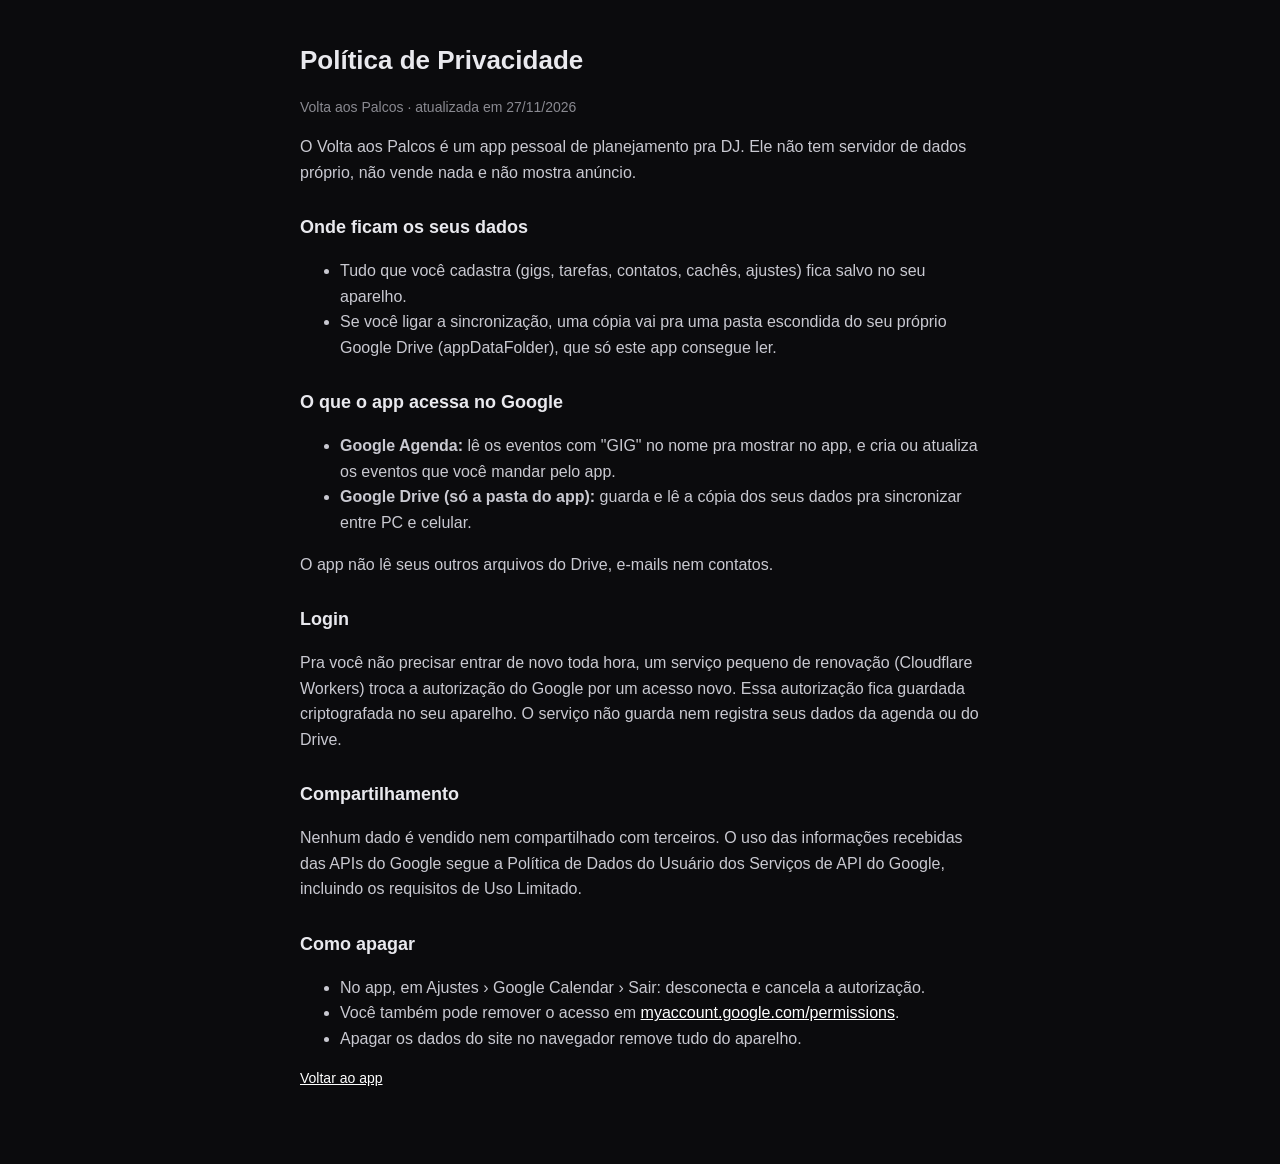
<file: privacidade.html>
<!doctype html>
<html lang="pt-BR">
<head>
<meta charset="utf-8">
<meta name="viewport" content="width=device-width, initial-scale=1">
<title>Política de Privacidade · Volta aos Palcos</title>
<style>
body{margin:0;background:#0b0b0d;color:#e9e9ee;font:16px/1.6 -apple-system,BlinkMacSystemFont,"Segoe UI",Roboto,sans-serif}
main{max-width:680px;margin:0 auto;padding:40px 22px 60px}
h1{font-size:26px;margin:0 0 4px}h2{font-size:18px;margin:28px 0 6px}
p,li{color:#c9c9d1}.s{color:#8a8a91;font-size:14px}a{color:#fff}
</style>
</head>
<body>
<main>
<h1>Política de Privacidade</h1>
<p class="s">Volta aos Palcos · atualizada em 27/11/2026</p>

<p>O Volta aos Palcos é um app pessoal de planejamento pra DJ. Ele não tem servidor de dados próprio, não vende nada e não mostra anúncio.</p>

<h2>Onde ficam os seus dados</h2>
<ul>
<li>Tudo que você cadastra (gigs, tarefas, contatos, cachês, ajustes) fica salvo no seu aparelho.</li>
<li>Se você ligar a sincronização, uma cópia vai pra uma pasta escondida do seu próprio Google Drive (appDataFolder), que só este app consegue ler.</li>
</ul>

<h2>O que o app acessa no Google</h2>
<ul>
<li><b>Google Agenda:</b> lê os eventos com "GIG" no nome pra mostrar no app, e cria ou atualiza os eventos que você mandar pelo app.</li>
<li><b>Google Drive (só a pasta do app):</b> guarda e lê a cópia dos seus dados pra sincronizar entre PC e celular.</li>
</ul>
<p>O app não lê seus outros arquivos do Drive, e-mails nem contatos.</p>

<h2>Login</h2>
<p>Pra você não precisar entrar de novo toda hora, um serviço pequeno de renovação (Cloudflare Workers) troca a autorização do Google por um acesso novo. Essa autorização fica guardada criptografada no seu aparelho. O serviço não guarda nem registra seus dados da agenda ou do Drive.</p>

<h2>Compartilhamento</h2>
<p>Nenhum dado é vendido nem compartilhado com terceiros. O uso das informações recebidas das APIs do Google segue a Política de Dados do Usuário dos Serviços de API do Google, incluindo os requisitos de Uso Limitado.</p>

<h2>Como apagar</h2>
<ul>
<li>No app, em Ajustes › Google Calendar › Sair: desconecta e cancela a autorização.</li>
<li>Você também pode remover o acesso em <a href="https://myaccount.google.com/permissions">myaccount.google.com/permissions</a>.</li>
<li>Apagar os dados do site no navegador remove tudo do aparelho.</li>
</ul>

<p class="s"><a href="./">Voltar ao app</a></p>
</main>
</body>
</html>
</file>
